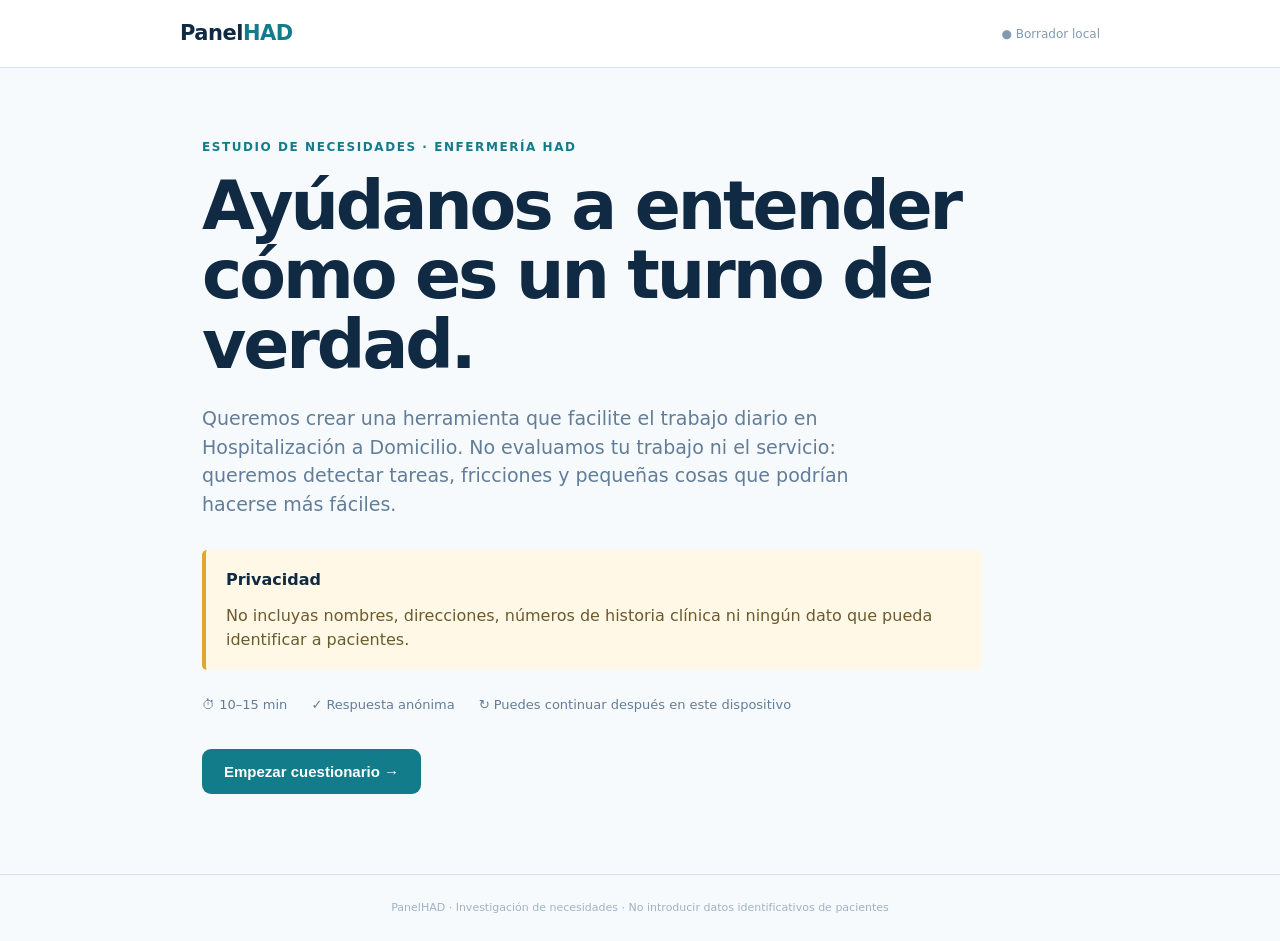
<file: index.html>
<!doctype html>
<html lang="es"><head><meta charset="utf-8"><meta name="viewport" content="width=device-width,initial-scale=1"><meta name="robots" content="noindex,nofollow"><title>Cuestionario HAD · PanelHAD</title><link rel="stylesheet" href="formulario.css"></head><body>
<header><div class="brand">Panel<span>HAD</span></div><div class="save" id="saveState">● Borrador local</div></header>
<main><section class="intro"><p class="eyebrow">ESTUDIO DE NECESIDADES · ENFERMERÍA HAD</p><h1>Ayúdanos a entender<br>cómo es un turno de verdad.</h1><p>Queremos crear una herramienta que facilite el trabajo diario en Hospitalización a Domicilio. No evaluamos tu trabajo ni el servicio: queremos detectar tareas, fricciones y pequeñas cosas que podrían hacerse más fáciles.</p><div class="privacy"><strong>Privacidad</strong><span>No incluyas nombres, direcciones, números de historia clínica ni ningún dato que pueda identificar a pacientes.</span></div><div class="meta"><span>⏱ 10–15 min</span><span>✓ Respuesta anónima</span><span>↻ Puedes continuar después en este dispositivo</span></div><button id="start">Empezar cuestionario →</button></section>
<section id="formWrap" hidden><div class="progress"><span id="progressText"></span><div><i id="bar"></i></div></div><form id="hadForm"></form><div class="nav"><button type="button" class="secondary" id="prev">← Anterior</button><button type="button" id="next">Siguiente →</button></div></section>
<section id="done" hidden class="done"><h2 id="doneTitle">Gracias por ayudarnos.</h2><p id="doneText">Tu respuesta se ha enviado correctamente. Ya puedes cerrar esta página.</p><button id="retry" hidden type="button">Reintentar envío</button><button id="restart" class="secondary" type="button">Enviar otra respuesta</button></section></main>
<footer>PanelHAD · Investigación de necesidades · No introducir datos identificativos de pacientes</footer><script src="formulario.js"></script></body></html>
</file>
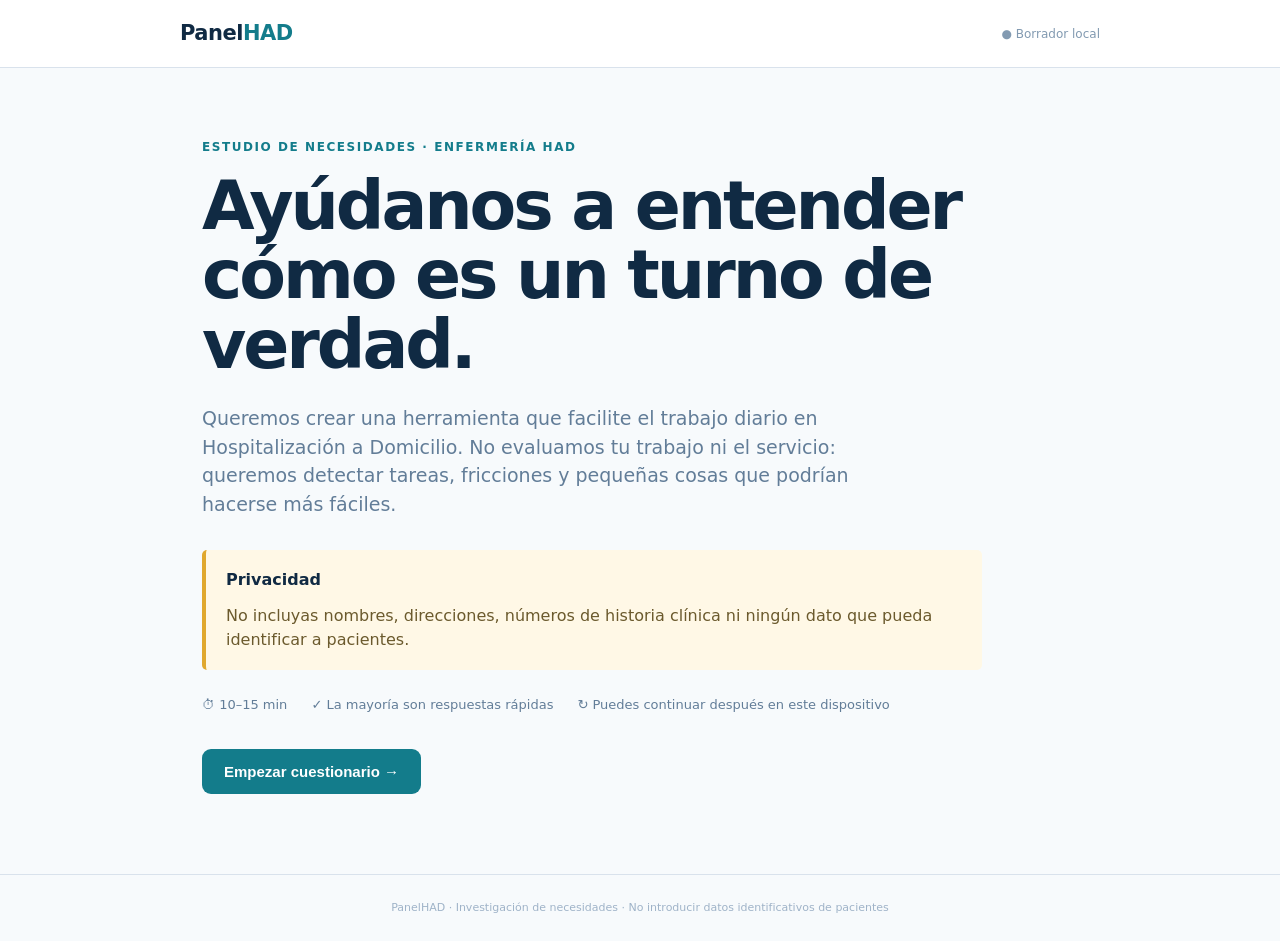
<file: formulario.html>
<!doctype html>
<html lang="es"><head><meta charset="utf-8"><meta name="viewport" content="width=device-width,initial-scale=1"><title>Cuestionario HAD · PanelHAD</title><link rel="stylesheet" href="formulario.css"></head><body>
<header><div class="brand">Panel<span>HAD</span></div><div class="save" id="saveState">● Borrador local</div></header>
<main><section class="intro"><p class="eyebrow">ESTUDIO DE NECESIDADES · ENFERMERÍA HAD</p><h1>Ayúdanos a entender<br>cómo es un turno de verdad.</h1><p>Queremos crear una herramienta que facilite el trabajo diario en Hospitalización a Domicilio. No evaluamos tu trabajo ni el servicio: queremos detectar tareas, fricciones y pequeñas cosas que podrían hacerse más fáciles.</p><div class="privacy"><strong>Privacidad</strong><span>No incluyas nombres, direcciones, números de historia clínica ni ningún dato que pueda identificar a pacientes.</span></div><div class="meta"><span>⏱ 10–15 min</span><span>✓ La mayoría son respuestas rápidas</span><span>↻ Puedes continuar después en este dispositivo</span></div><button id="start">Empezar cuestionario →</button></section>
<section id="formWrap" hidden><div class="progress"><span id="progressText"></span><div><i id="bar"></i></div></div><form id="hadForm"></form><div class="nav"><button type="button" class="secondary" id="prev">← Anterior</button><button type="button" id="next">Siguiente →</button></div></section>
<section id="done" hidden class="done"><h2>Gracias por ayudarnos.</h2><p>Tus respuestas pueden ayudarnos a decidir qué merece la pena construir en PanelHAD.</p><button id="download" type="button">Descargar mis respuestas</button><button id="restart" class="secondary" type="button">Nueva respuesta</button></section></main>
<footer>PanelHAD · Investigación de necesidades · No introducir datos identificativos de pacientes</footer><script src="formulario.js"></script></body></html>
</file>
<file: formulario.css>
:root{--ink:#102a43;--muted:#627d98;--blue:#137c8b;--light:#f3f8fa;--line:#d9e2ec;--white:#fff}*{box-sizing:border-box}body{margin:0;background:#f7fafc;color:var(--ink);font-family:Inter,ui-sans-serif,system-ui,-apple-system,BlinkMacSystemFont,"Segoe UI",sans-serif;line-height:1.5}header{height:68px;background:#fff;border-bottom:1px solid var(--line);display:flex;align-items:center;justify-content:space-between;padding:0 max(22px,calc((100vw - 920px)/2))}.brand{font-weight:800;font-size:21px;letter-spacing:-.5px}.brand span{color:var(--blue)}.save{font-size:12px;color:#829ab1}main{max-width:920px;margin:auto;padding:58px 22px 80px}.intro{max-width:780px}.eyebrow{color:var(--blue);font-weight:800;letter-spacing:.13em;font-size:12px}.intro h1{font-size:clamp(38px,6vw,68px);line-height:1.02;letter-spacing:-.045em;margin:15px 0 25px}.intro>p:not(.eyebrow){font-size:19px;color:var(--muted);max-width:720px}.privacy{margin:32px 0 20px;padding:18px 20px;border-left:4px solid #e0a82e;background:#fff8e6;border-radius:5px;display:flex;gap:12px;flex-direction:column}.privacy span{color:#6b5a2d}.meta{display:flex;flex-wrap:wrap;gap:10px 24px;color:var(--muted);font-size:13px;margin:25px 0 34px}button{border:0;background:var(--blue);color:#fff;padding:14px 22px;border-radius:9px;font-size:15px;font-weight:750;cursor:pointer}.secondary{background:#fff;color:var(--ink);border:1px solid var(--line)}.progress{position:sticky;top:0;background:#f7fafcee;padding:12px 0 20px;backdrop-filter:blur(8px);z-index:2;font-size:12px;color:var(--muted)}.progress>div{height:5px;background:#e6eef3;border-radius:99px;margin-top:8px;overflow:hidden}.progress i{display:block;height:100%;background:var(--blue);width:0;transition:.25s}.sectionHead{margin:38px 0 28px}.sectionHead b{color:var(--blue);font-size:12px;letter-spacing:.12em}.sectionHead h2{font-size:31px;margin:5px 0 6px;letter-spacing:-.025em}.sectionHead p{color:var(--muted);margin:0}.q{background:#fff;border:1px solid var(--line);border-radius:12px;padding:21px;margin:14px 0}.q>label:first-child{display:block;font-weight:700;margin-bottom:13px}.hint{font-weight:400;color:var(--muted);font-size:13px;margin-top:4px}.opts{display:grid;gap:8px}.opts label{display:flex;gap:9px;align-items:flex-start;padding:9px 10px;border:1px solid #edf2f7;border-radius:7px;cursor:pointer}.opts label:hover{background:var(--light)}textarea,input[type=text],input[type=number]{width:100%;border:1px solid #bcccdc;border-radius:8px;padding:12px;font:inherit;resize:vertical;background:#fff}textarea{min-height:105px}.nav{display:flex;justify-content:space-between;margin-top:25px}.done{text-align:center;padding:90px 10px}.done h2{font-size:40px;margin-bottom:8px}.done p{color:var(--muted);margin-bottom:30px}.done button{margin:5px}footer{text-align:center;padding:25px;color:#9fb3c8;font-size:11px;border-top:1px solid var(--line)}@media(max-width:600px){main{padding-top:35px}.intro h1{font-size:42px}.intro>p:not(.eyebrow){font-size:17px}.q{padding:17px}.sectionHead h2{font-size:27px}header{padding:0 18px}.save{font-size:10px}}
</file>
